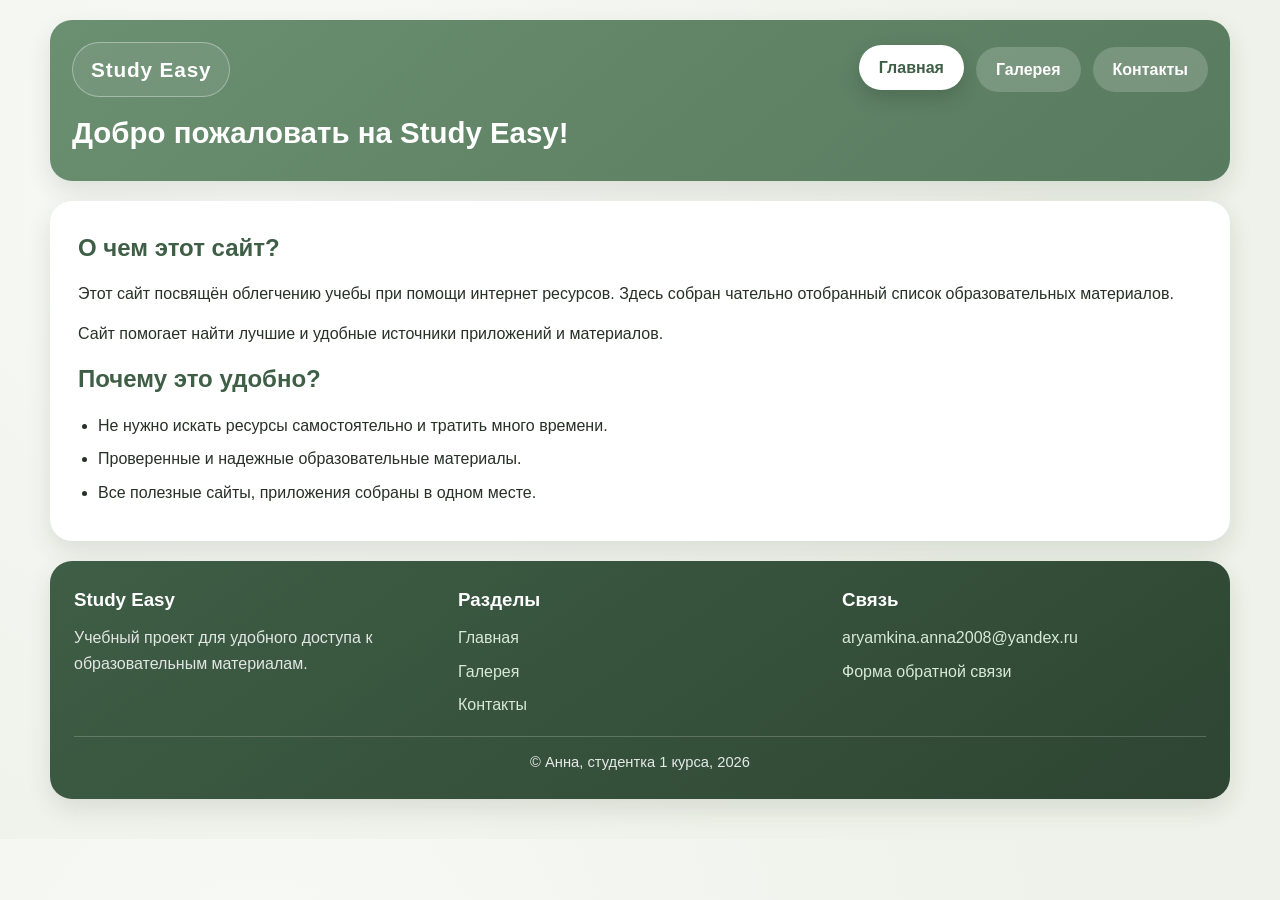
<file: index.html>
﻿<!DOCTYPE html>
<html lang="ru">
<head>
    <meta charset="UTF-8">
    <meta name="viewport" content="width=device-width, initial-scale=1.0">
    <title>Study Easy — Главная</title>
    <link rel="stylesheet" href="style.css">
</head>
<body>
    <header class="site-header">
        <div class="header-row">
            <a class="site-logo" href="index.html">Study Easy</a>
            <nav class="site-nav" aria-label="Основная навигация">
                <ul class="flex-nav">
                    <li><a class="is-active" href="index.html">Главная</a></li>
                    <li><a href="gallery.html">Галерея</a></li>
                    <li><a href="contacts.html">Контакты</a></li>
                </ul>
            </nav>
        </div>
        <div class="header-content">
            <h1>Добро пожаловать на Study Easy!</h1>

        </div>
    </header>

    <main>
        <section>
            <h2>О чем этот сайт?</h2>
            <p>
                Этот сайт посвящён облегчению учебы при помощи интернет ресурсов. Здесь собран чательно отобранный список образовательных материалов.
            </p>
            <p>
                Сайт помогает найти лучшие и удобные источники приложений и материалов.
            </p>

            <h2>Почему это удобно?</h2>
            <ul class="feature-list">
                <li>Не нужно искать ресурсы самостоятельно и тратить много времени.</li>
                <li>Проверенные и надежные образовательные материалы.</li>
                <li>Все полезные сайты, приложения собраны в одном месте.</li>
            </ul>
        </section>
    </main>

    <footer class="site-footer">
        <div class="footer-columns">
            <section class="footer-column">
                <h3>Study Easy</h3>
                <p>Учебный проект для удобного доступа к образовательным материалам.</p>
            </section>
            <section class="footer-column">
                <h3>Разделы</h3>
                <ul class="footer-links">
                    <li><a href="index.html">Главная</a></li>
                    <li><a href="gallery.html">Галерея</a></li>
                    <li><a href="contacts.html">Контакты</a></li>
                </ul>
            </section>
            <section class="footer-column">
                <h3>Связь</h3>
                <ul class="footer-links">
                    <li><a href="mailto:aryamkina.anna2008@yandex.ru">aryamkina.anna2008@yandex.ru</a></li>
                    <li><a href="contacts.html">Форма обратной связи</a></li>
                </ul>
            </section>
        </div>
        <p class="footer-copy">&copy; Анна, студентка 1 курса, 2026</p>
    </footer>

    <script src="script.js"></script>
</body>
</html>
</file>
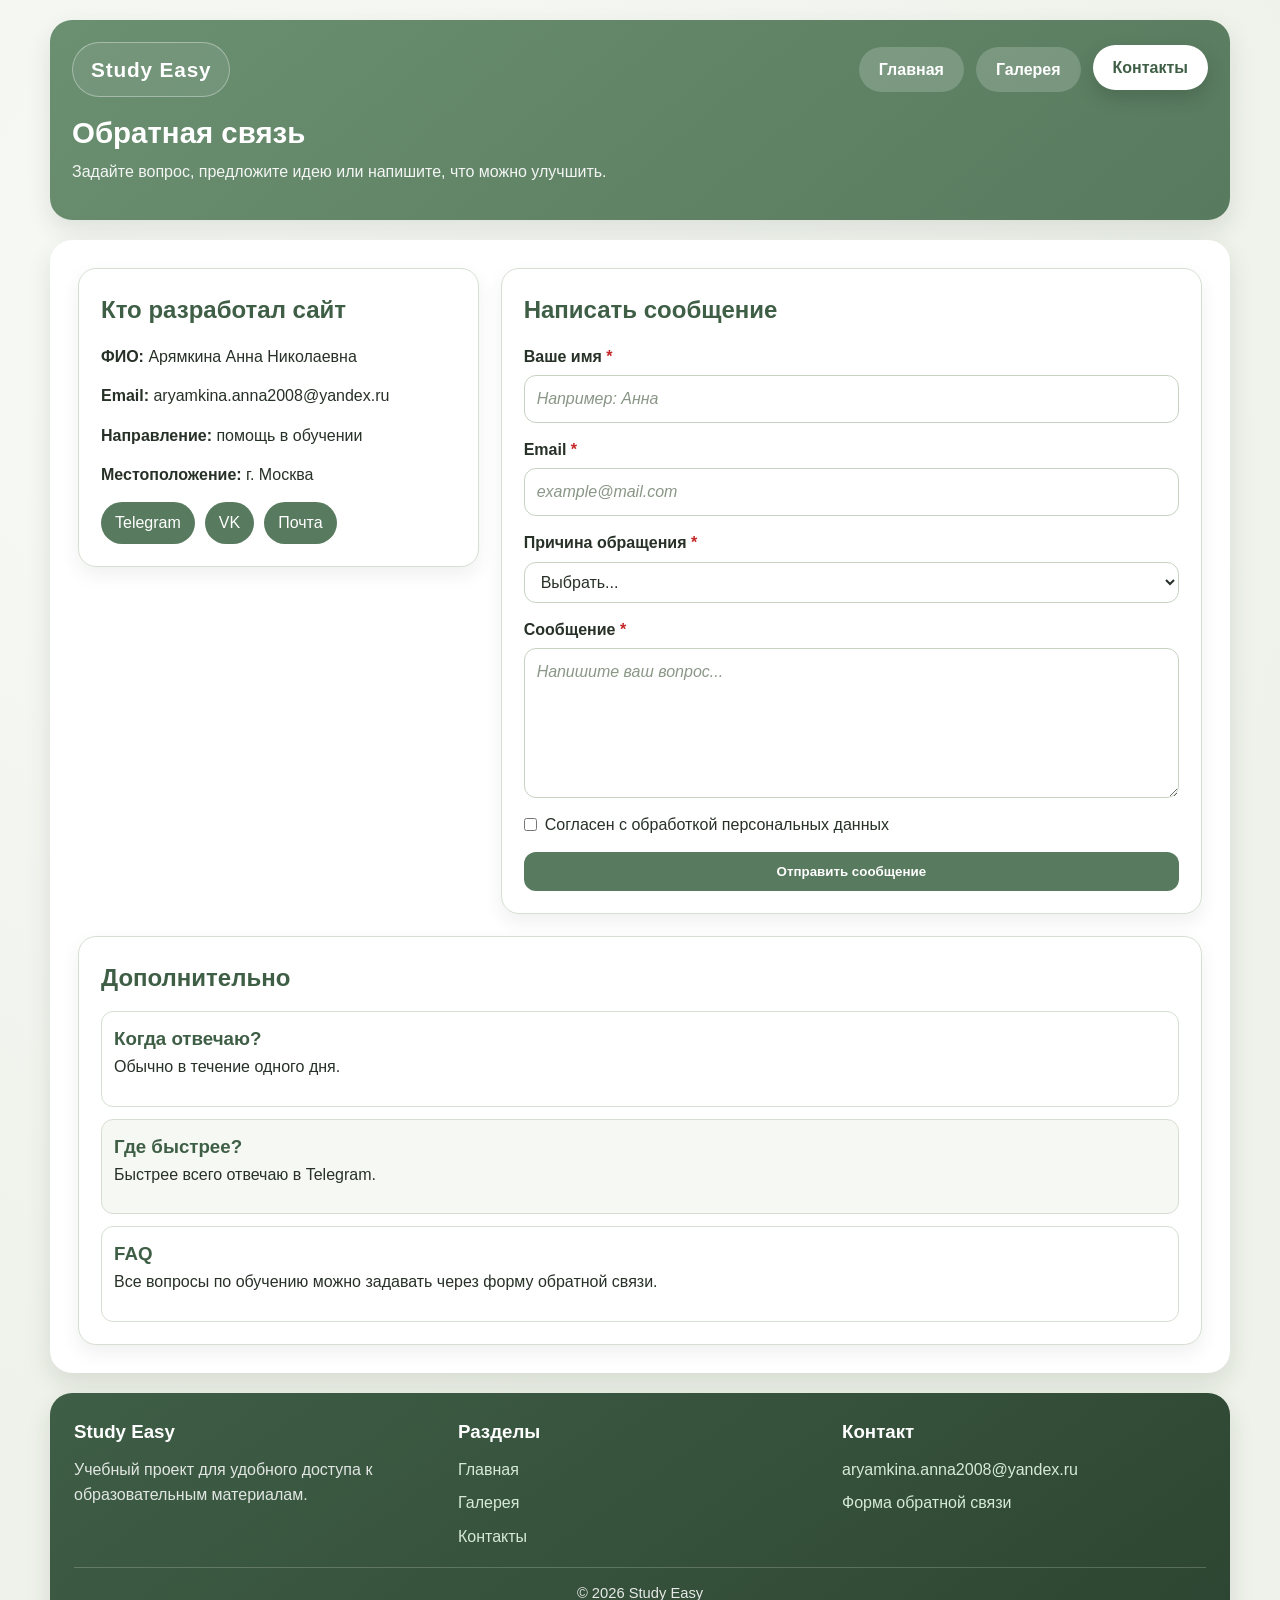
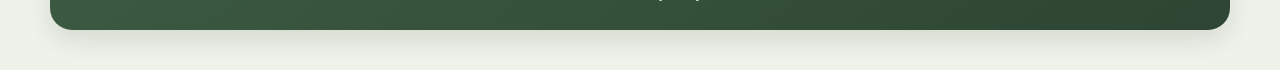
<file: contacts.html>
﻿<!DOCTYPE html>
<html lang="ru">
<head>
    <meta charset="UTF-8">
    <meta name="viewport" content="width=device-width, initial-scale=1.0">
    <title>Study Easy — Контакты</title>
    <link rel="stylesheet" href="style.css">
</head>
<body>
    <header class="site-header">
        <div class="header-row">
            <a class="site-logo" href="index.html">Study Easy</a>
            <nav class="site-nav" aria-label="Основная навигация">
                <ul class="flex-nav">
                    <li><a href="index.html">Главная</a></li>
                    <li><a href="gallery.html">Галерея</a></li>
                    <li><a class="is-active" href="contacts.html">Контакты</a></li>
                </ul>
            </nav>
        </div>
        <div class="header-content">
            <h1>Обратная связь</h1>
            <p>Задайте вопрос, предложите идею или напишите, что можно улучшить.</p>
        </div>
    </header>

    <main class="contact-page">
        <div class="contact-layout">
            <section class="profile-box">
                <h2>Кто разработал сайт</h2>
                <p><b>ФИО:</b> Арямкина Анна Николаевна</p>
                <p><b>Email:</b> aryamkina.anna2008@yandex.ru</p>
                <p><b>Направление:</b> помощь в обучении</p>
                <p><b>Местоположение:</b> г. Москва</p>

                <div class="links">
                    <a href="https://t.me/mrscharliem">Telegram</a>
                    <a href="https://vk.com/id809255019">VK</a>
                    <a href="mailto:aryamkina.anna2008@yandex.ru">Почта</a>
                </div>
            </section>

            <section class="form-box">
                <h2>Написать сообщение</h2>
                <form class="feedback-form">
                    <div class="field">
                        <label for="name">Ваше имя</label>
                        <input id="name" type="text" placeholder="Например: Анна" required>
                    </div>

                    <div class="field">
                        <label for="email">Email</label>
                        <input id="email" type="email" placeholder="example@mail.com" required>
                    </div>

                    <div class="field">
                        <label for="topic">Причина обращения</label>
                        <select id="topic" required>
                            <option value="">Выбрать...</option>
                            <option>Вопрос по сайту</option>
                            <option>Предложение</option>
                            <option>Ошибка</option>
                        </select>
                    </div>

                    <div class="field">
                        <label for="message">Сообщение</label>
                        <textarea id="message" rows="5" placeholder="Напишите ваш вопрос..." required></textarea>
                    </div>

                    <label class="agree" for="policy">
                        <input id="policy" type="checkbox" required>
                        <span>Согласен с обработкой персональных данных</span>
                    </label>

                    <button type="submit">Отправить сообщение</button>
                </form>
            </section>
        </div>

        <section class="extra-box">
            <h2>Дополнительно</h2>

            <div class="info-item">
                <h3>Когда отвечаю?</h3>
                <p>Обычно в течение одного дня.</p>
            </div>

            <div class="info-item">
                <h3>Где быстрее?</h3>
                <p>Быстрее всего отвечаю в Telegram.</p>
            </div>

            <div class="info-item">
                <h3>FAQ</h3>
                <p>Все вопросы по обучению можно задавать через форму обратной связи.</p>
            </div>
        </section>
    </main>

    <footer class="site-footer">
        <div class="footer-columns">
            <section class="footer-column">
                <h3>Study Easy</h3>
                <p>Учебный проект для удобного доступа к образовательным материалам.</p>
            </section>
            <section class="footer-column">
                <h3>Разделы</h3>
                <ul class="footer-links">
                    <li><a href="index.html">Главная</a></li>
                    <li><a href="gallery.html">Галерея</a></li>
                    <li><a href="contacts.html">Контакты</a></li>
                </ul>
            </section>
            <section class="footer-column">
                <h3>Контакт</h3>
                <ul class="footer-links">
                    <li><a href="mailto:aryamkina.anna2008@yandex.ru">aryamkina.anna2008@yandex.ru</a></li>
                    <li><a href="contacts.html">Форма обратной связи</a></li>
                </ul>
            </section>
        </div>
        <p class="footer-copy">&copy; 2026 Study Easy</p>
    </footer>

    <script src="script.js"></script>
</body>
</html>
</file>
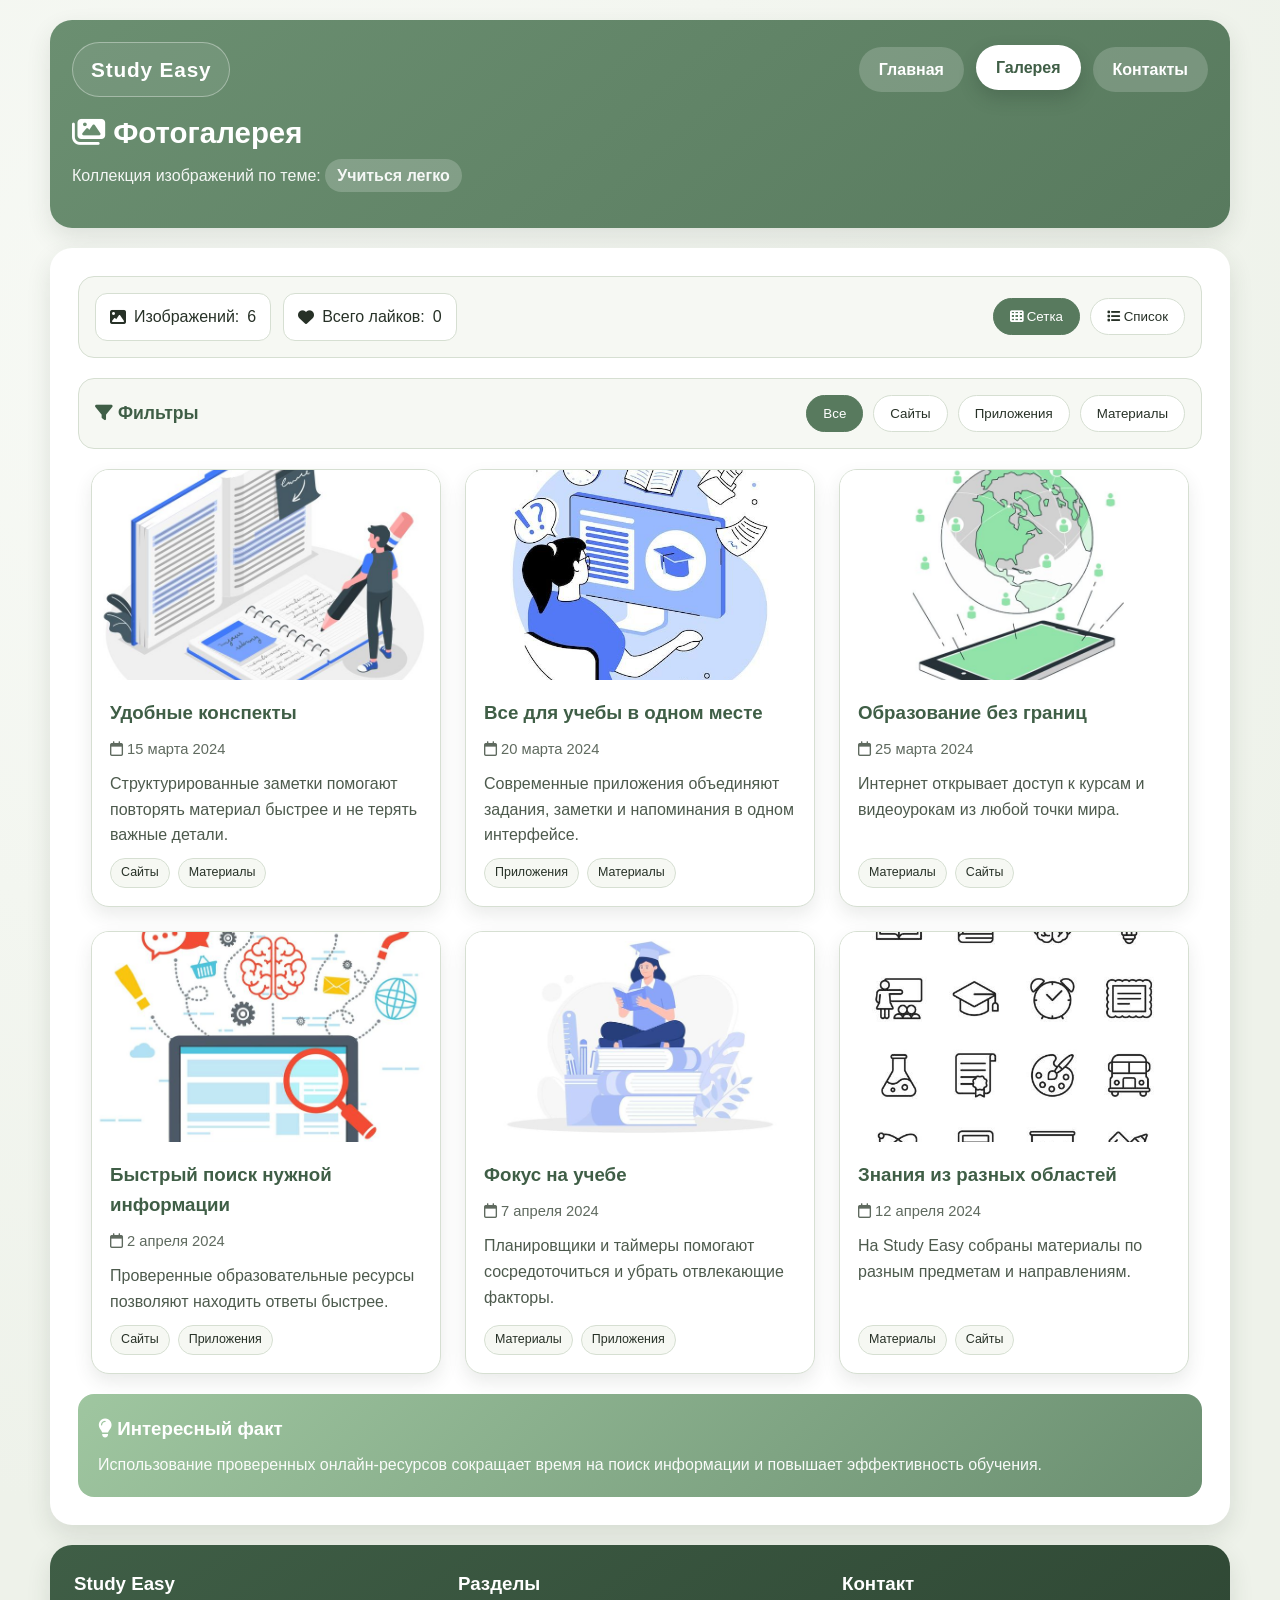
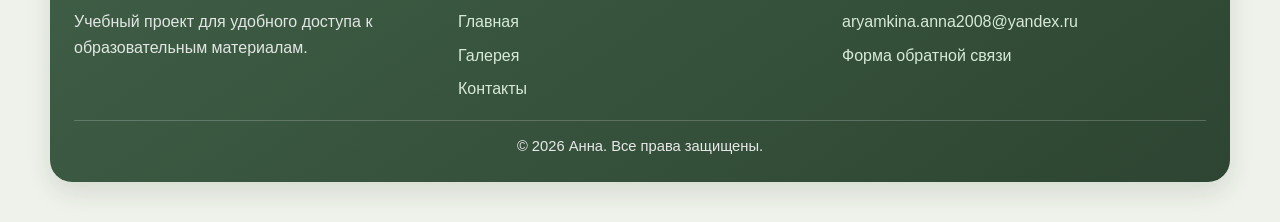
<file: gallery.html>
﻿<!DOCTYPE html>
<html lang="ru">
<head>
    <meta charset="UTF-8">
    <meta name="viewport" content="width=device-width, initial-scale=1.0">
    <title>Study Easy — Галерея</title>
    <link rel="stylesheet" href="style.css">
    <link rel="stylesheet" href="https://cdnjs.cloudflare.com/ajax/libs/font-awesome/6.4.0/css/all.min.css">
</head>
<body>
    <header class="site-header">
        <div class="header-row">
            <a class="site-logo" href="index.html">Study Easy</a>
            <nav class="site-nav" aria-label="Основная навигация">
                <ul class="flex-nav">
                    <li><a href="index.html">Главная</a></li>
                    <li><a class="is-active" href="gallery.html">Галерея</a></li>
                    <li><a href="contacts.html">Контакты</a></li>
                </ul>
            </nav>
        </div>
        <div class="header-content">
            <h1><i class="fas fa-images" aria-hidden="true"></i> Фотогалерея</h1>
            <p>Коллекция изображений по теме: <span class="theme-name">Учиться легко</span></p>
        </div>
    </header>

    <main class="gallery-container">
        <section class="controls-panel">
            <div class="stats">
                <span class="stat-item">
                    <i class="fas fa-image" aria-hidden="true"></i>
                    Изображений: <span id="image-counter">0</span>
                </span>
                <span class="stat-item">
                    <i class="fas fa-heart" aria-hidden="true"></i>
                    Всего лайков: <span id="total-likes">0</span>
                </span>
            </div>
            <div class="view-controls">
                <button id="grid-view" class="view-btn active" type="button">
                    <i class="fas fa-th" aria-hidden="true"></i> Сетка
                </button>
                <button id="list-view" class="view-btn" type="button">
                    <i class="fas fa-list" aria-hidden="true"></i> Список
                </button>
            </div>
        </section>

        <section class="filters">
            <h2><i class="fas fa-filter" aria-hidden="true"></i> Фильтры</h2>
            <div class="filter-buttons">
                <button class="filter-btn active" data-filter="all" type="button">Все</button>
                <button class="filter-btn" data-filter="nature" type="button">Сайты</button>
                <button class="filter-btn" data-filter="city" type="button">Приложения</button>
                <button class="filter-btn" data-filter="people" type="button">Материалы</button>
            </div>
        </section>

        <div class="gallery-grid" id="image-gallery">
            <article class="image-card" data-category="nature">
                <div class="card-image">
                    <img src="images/Записи.jpg" alt="Удобные конспекты" class="gallery-img" loading="lazy">
                    <div class="image-overlay">
                        <button class="like-btn" data-id="1" type="button" aria-label="Поставить лайк">
                            <i class="far fa-heart" aria-hidden="true"></i>
                            <span class="like-count">0</span>
                        </button>
                        <button class="zoom-btn" type="button" aria-label="Увеличить изображение">
                            <i class="fas fa-expand" aria-hidden="true"></i>
                        </button>
                    </div>
                </div>
                <div class="card-content">
                    <h3 class="image-title">Удобные конспекты</h3>
                    <p class="image-date"><i class="far fa-calendar" aria-hidden="true"></i> 15 марта 2024</p>
                    <p class="image-description">Структурированные заметки помогают повторять материал быстрее и не терять важные детали.</p>
                    <div class="image-tags">
                        <span class="tag">Сайты</span>
                        <span class="tag">Материалы</span>
                    </div>
                </div>
            </article>

            <article class="image-card" data-category="city">
                <div class="card-image">
                    <img src="images/Компактность.jpg" alt="Все для учебы в одном месте" class="gallery-img" loading="lazy">
                    <div class="image-overlay">
                        <button class="like-btn" data-id="2" type="button" aria-label="Поставить лайк">
                            <i class="far fa-heart" aria-hidden="true"></i>
                            <span class="like-count">0</span>
                        </button>
                        <button class="zoom-btn" type="button" aria-label="Увеличить изображение">
                            <i class="fas fa-expand" aria-hidden="true"></i>
                        </button>
                    </div>
                </div>
                <div class="card-content">
                    <h3 class="image-title">Все для учебы в одном месте</h3>
                    <p class="image-date"><i class="far fa-calendar" aria-hidden="true"></i> 20 марта 2024</p>
                    <p class="image-description">Современные приложения объединяют задания, заметки и напоминания в одном интерфейсе.</p>
                    <div class="image-tags">
                        <span class="tag">Приложения</span>
                        <span class="tag">Материалы</span>
                    </div>
                </div>
            </article>

            <article class="image-card" data-category="people">
                <div class="card-image">
                    <img src="images/Мир в интернете.jpg" alt="Образование без границ" class="gallery-img" loading="lazy">
                    <div class="image-overlay">
                        <button class="like-btn" data-id="3" type="button" aria-label="Поставить лайк">
                            <i class="far fa-heart" aria-hidden="true"></i>
                            <span class="like-count">0</span>
                        </button>
                        <button class="zoom-btn" type="button" aria-label="Увеличить изображение">
                            <i class="fas fa-expand" aria-hidden="true"></i>
                        </button>
                    </div>
                </div>
                <div class="card-content">
                    <h3 class="image-title">Образование без границ</h3>
                    <p class="image-date"><i class="far fa-calendar" aria-hidden="true"></i> 25 марта 2024</p>
                    <p class="image-description">Интернет открывает доступ к курсам и видеоурокам из любой точки мира.</p>
                    <div class="image-tags">
                        <span class="tag">Материалы</span>
                        <span class="tag">Сайты</span>
                    </div>
                </div>
            </article>

            <article class="image-card" data-category="nature">
                <div class="card-image">
                    <img src="images/Поиск.jpg" alt="Быстрый поиск информации" class="gallery-img" loading="lazy">
                    <div class="image-overlay">
                        <button class="like-btn" data-id="4" type="button" aria-label="Поставить лайк">
                            <i class="far fa-heart" aria-hidden="true"></i>
                            <span class="like-count">0</span>
                        </button>
                        <button class="zoom-btn" type="button" aria-label="Увеличить изображение">
                            <i class="fas fa-expand" aria-hidden="true"></i>
                        </button>
                    </div>
                </div>
                <div class="card-content">
                    <h3 class="image-title">Быстрый поиск нужной информации</h3>
                    <p class="image-date"><i class="far fa-calendar" aria-hidden="true"></i> 2 апреля 2024</p>
                    <p class="image-description">Проверенные образовательные ресурсы позволяют находить ответы быстрее.</p>
                    <div class="image-tags">
                        <span class="tag">Сайты</span>
                        <span class="tag">Приложения</span>
                    </div>
                </div>
            </article>

            <article class="image-card" data-category="people">
                <div class="card-image">
                    <img src="images/Сосредоточенность.jpg" alt="Фокус на учебе" class="gallery-img" loading="lazy">
                    <div class="image-overlay">
                        <button class="like-btn" data-id="5" type="button" aria-label="Поставить лайк">
                            <i class="far fa-heart" aria-hidden="true"></i>
                            <span class="like-count">0</span>
                        </button>
                        <button class="zoom-btn" type="button" aria-label="Увеличить изображение">
                            <i class="fas fa-expand" aria-hidden="true"></i>
                        </button>
                    </div>
                </div>
                <div class="card-content">
                    <h3 class="image-title">Фокус на учебе</h3>
                    <p class="image-date"><i class="far fa-calendar" aria-hidden="true"></i> 7 апреля 2024</p>
                    <p class="image-description">Планировщики и таймеры помогают сосредоточиться и убрать отвлекающие факторы.</p>
                    <div class="image-tags">
                        <span class="tag">Материалы</span>
                        <span class="tag">Приложения</span>
                    </div>
                </div>
            </article>

            <article class="image-card" data-category="city">
                <div class="card-image">
                    <img src="images/Сферы.jpg" alt="Знания из разных областей" class="gallery-img" loading="lazy">
                    <div class="image-overlay">
                        <button class="like-btn" data-id="6" type="button" aria-label="Поставить лайк">
                            <i class="far fa-heart" aria-hidden="true"></i>
                            <span class="like-count">0</span>
                        </button>
                        <button class="zoom-btn" type="button" aria-label="Увеличить изображение">
                            <i class="fas fa-expand" aria-hidden="true"></i>
                        </button>
                    </div>
                </div>
                <div class="card-content">
                    <h3 class="image-title">Знания из разных областей</h3>
                    <p class="image-date"><i class="far fa-calendar" aria-hidden="true"></i> 12 апреля 2024</p>
                    <p class="image-description">На Study Easy собраны материалы по разным предметам и направлениям.</p>
                    <div class="image-tags">
                        <span class="tag">Материалы</span>
                        <span class="tag">Сайты</span>
                    </div>
                </div>
            </article>
        </div>

        <aside class="gallery-info">
            <h3><i class="fas fa-lightbulb" aria-hidden="true"></i> Интересный факт</h3>
            <p>Использование проверенных онлайн-ресурсов сокращает время на поиск информации и повышает эффективность обучения.</p>
        </aside>
    </main>

    <footer class="site-footer">
        <div class="footer-columns">
            <section class="footer-column">
                <h3>Study Easy</h3>
                <p>Учебный проект для удобного доступа к образовательным материалам.</p>
            </section>
            <section class="footer-column">
                <h3>Разделы</h3>
                <ul class="footer-links">
                    <li><a href="index.html">Главная</a></li>
                    <li><a href="gallery.html">Галерея</a></li>
                    <li><a href="contacts.html">Контакты</a></li>
                </ul>
            </section>
            <section class="footer-column">
                <h3>Контакт</h3>
                <ul class="footer-links">
                    <li><a href="mailto:aryamkina.anna2008@yandex.ru">aryamkina.anna2008@yandex.ru</a></li>
                    <li><a href="contacts.html">Форма обратной связи</a></li>
                </ul>
            </section>
        </div>
        <p class="footer-copy">&copy; 2026 Анна. Все права защищены.</p>
    </footer>

    <script src="script.js"></script>
</body>
</html>
</file>
<file: style.css>
﻿* {
    margin: 0;
    padding: 0;
    box-sizing: border-box;
}

:root {
    --bg: #eef2ea;
    --surface: #ffffff;
    --surface-soft: #f6f8f3;
    --primary: #587a5e;
    --primary-dark: #3f5e46;
    --primary-soft: #9fc6a0;
    --text: #273127;
    --muted: #5f6a5f;
    --border: #d6dfd2;
    --shadow: 0 10px 24px rgba(38, 56, 38, 0.12);
}

body {
    font-family: "Verdana", "Segoe UI", sans-serif;
    background: radial-gradient(circle at 20% 20%, #f8faf6 0%, var(--bg) 65%);
    color: var(--text);
    line-height: 1.6;
    padding: 20px;
}

.site-header,
main,
.site-footer {
    width: min(1180px, 100%);
    margin: 0 auto 20px;
}

.site-header {
    background: linear-gradient(140deg, #6b8f71 0%, var(--primary) 100%);
    color: #fff;
    border-radius: 22px;
    padding: 22px;
    box-shadow: var(--shadow);
}

.header-row {
    display: flex;
    align-items: center;
    justify-content: space-between;
    gap: 18px;
    flex-wrap: wrap;
}

.site-logo {
    color: #fff;
    text-decoration: none;
    font-weight: 700;
    font-size: 1.3rem;
    letter-spacing: 0.04em;
    padding: 10px 18px;
    border: 1px solid rgba(255, 255, 255, 0.35);
    border-radius: 999px;
    background: rgba(255, 255, 255, 0.08);
}

.site-nav {
    flex: 1 1 500px;
}

.flex-nav {
    display: flex;
    justify-content: flex-end;
    align-items: center;
    flex-wrap: wrap;
    gap: 12px;
    list-style: none;
}

.flex-nav a {
    display: block;
    text-decoration: none;
    color: #fff;
    font-weight: 700;
    padding: 10px 20px;
    border-radius: 999px;
    background: rgba(255, 255, 255, 0.18);
    transition: transform 0.25s ease, box-shadow 0.25s ease, background-color 0.25s ease, color 0.25s ease;
}

.flex-nav a:hover,
.flex-nav a.is-active {
    background: #fff;
    color: var(--primary-dark);
    transform: translateY(-2px);
    box-shadow: 0 8px 18px rgba(34, 53, 40, 0.24);
}

.header-content {
    margin-top: 18px;
}

.header-content h1 {
    font-size: clamp(1.6rem, 2.3vw, 2.2rem);
    line-height: 1.2;
    margin-bottom: 8px;
}

.header-content p {
    max-width: 70ch;
    color: rgba(255, 255, 255, 0.92);
}

.theme-name {
    display: inline-flex;
    align-items: center;
    padding: 4px 12px;
    border-radius: 999px;
    background: rgba(255, 255, 255, 0.2);
    font-weight: 700;
}

main {
    background: var(--surface);
    border-radius: 22px;
    box-shadow: var(--shadow);
    padding: clamp(18px, 2.5vw, 28px);
}

h2 {
    color: var(--primary-dark);
    margin-bottom: 14px;
}

h3 {
    color: var(--primary-dark);
}

p {
    margin-bottom: 14px;
}

.feature-list {
    margin-left: 20px;
}

.feature-list li {
    margin-bottom: 8px;
}

.site-footer {
    background: linear-gradient(145deg, #3f5e46 0%, #2d4532 100%);
    color: #fff;
    border-radius: 22px;
    padding: 24px;
    box-shadow: var(--shadow);
}

.footer-columns {
    display: flex;
    flex-wrap: wrap;
    gap: 20px;
}

.footer-column {
    flex: 1 1 220px;
}

.footer-column h3 {
    color: #fff;
    margin-bottom: 10px;
}

.footer-column p {
    margin-bottom: 0;
    color: rgba(255, 255, 255, 0.85);
}

.footer-links {
    list-style: none;
    display: flex;
    flex-direction: column;
    gap: 8px;
}

.footer-links a {
    color: #d6ead7;
    text-decoration: none;
}

.footer-links a:hover {
    color: #fff;
    text-decoration: underline;
}

.footer-copy {
    margin: 18px 0 0;
    padding-top: 14px;
    border-top: 1px solid rgba(255, 255, 255, 0.2);
    text-align: center;
    color: rgba(255, 255, 255, 0.88);
    font-size: 0.92rem;
}

.gallery-container {
    display: flex;
    flex-direction: column;
    gap: 20px;
}

.controls-panel {
    display: flex;
    align-items: center;
    justify-content: space-between;
    flex-wrap: wrap;
    gap: 16px;
    padding: 16px;
    border: 1px solid var(--border);
    border-radius: 16px;
    background: var(--surface-soft);
}

.stats {
    display: flex;
    flex-wrap: wrap;
    gap: 12px;
    flex: 1 1 360px;
}

.stat-item {
    display: inline-flex;
    align-items: center;
    gap: 8px;
    padding: 10px 14px;
    border-radius: 12px;
    background: #fff;
    border: 1px solid var(--border);
}

.view-controls {
    display: flex;
    flex-wrap: wrap;
    gap: 10px;
}

.view-btn,
.filter-btn {
    border: 1px solid var(--border);
    border-radius: 999px;
    padding: 10px 16px;
    background: #fff;
    color: var(--text);
    cursor: pointer;
    transition: all 0.25s ease;
}

.view-btn:hover,
.filter-btn:hover {
    border-color: var(--primary);
    transform: translateY(-1px);
}

.view-btn.active,
.filter-btn.active {
    background: var(--primary);
    color: #fff;
    border-color: var(--primary);
}

.filters {
    display: flex;
    flex-wrap: wrap;
    align-items: center;
    justify-content: space-between;
    gap: 14px;
    padding: 16px;
    border-radius: 16px;
    background: var(--surface-soft);
    border: 1px solid var(--border);
}

.filters h2 {
    margin: 0;
    font-size: 1.1rem;
}

.filter-buttons {
    display: flex;
    flex-wrap: wrap;
    gap: 10px;
}

.gallery-grid {
    display: flex;
    flex-wrap: wrap;
    justify-content: center;
    align-items: stretch;
    gap: 24px;
}

.image-card {
    flex: 1 1 300px;
    max-width: 350px;
    background: #fff;
    border-radius: 18px;
    border: 1px solid var(--border);
    box-shadow: 0 8px 18px rgba(46, 63, 46, 0.1);
    overflow: hidden;
    display: flex;
    flex-direction: column;
    transition: transform 0.3s ease, box-shadow 0.3s ease;
}

.image-card:hover {
    transform: translateY(-6px);
    box-shadow: 0 14px 26px rgba(46, 63, 46, 0.18);
}

.card-image {
    position: relative;
    height: 210px;
}

.gallery-img {
    width: 100%;
    height: 100%;
    object-fit: cover;
    display: block;
}

.image-overlay {
    position: absolute;
    top: 12px;
    right: 12px;
    display: flex;
    gap: 8px;
    opacity: 0;
    transform: translateY(-6px);
    transition: all 0.25s ease;
}

.image-card:hover .image-overlay {
    opacity: 1;
    transform: translateY(0);
}

.like-btn,
.zoom-btn {
    display: inline-flex;
    align-items: center;
    justify-content: center;
    gap: 6px;
    min-width: 42px;
    height: 42px;
    border: none;
    border-radius: 999px;
    padding: 0 12px;
    background: rgba(255, 255, 255, 0.95);
    color: var(--primary-dark);
    cursor: pointer;
    box-shadow: 0 4px 10px rgba(0, 0, 0, 0.16);
    transition: all 0.25s ease;
}

.like-btn:hover,
.like-btn.liked {
    background: var(--primary);
    color: #fff;
}

.zoom-btn:hover {
    background: var(--primary-dark);
    color: #fff;
}

.like-count {
    font-size: 0.82rem;
    font-weight: 700;
}

.card-content {
    display: flex;
    flex-direction: column;
    gap: 10px;
    padding: 18px;
    flex: 1;
}

.image-title {
    margin: 0;
}

.image-date {
    margin: 0;
    color: var(--muted);
    font-size: 0.92rem;
}

.image-description {
    margin: 0;
    color: #4d5a4d;
    flex: 1;
}

.image-tags {
    display: flex;
    flex-wrap: wrap;
    gap: 8px;
}

.tag {
    display: inline-flex;
    align-items: center;
    border-radius: 999px;
    padding: 4px 10px;
    font-size: 0.78rem;
    background: var(--surface-soft);
    border: 1px solid var(--border);
}

.gallery-grid.list-view {
    flex-direction: column;
    align-items: stretch;
}

.gallery-grid.list-view .image-card {
    max-width: 100%;
    flex-direction: row;
}

.gallery-grid.list-view .card-image {
    flex: 0 0 260px;
    height: auto;
}

.gallery-info {
    border-radius: 16px;
    padding: 20px;
    background: linear-gradient(135deg, #9fc6a0 0%, #6b8f71 100%);
    color: #fff;
}

.gallery-info h3 {
    color: #fff;
    margin-bottom: 8px;
}

.gallery-info p {
    margin: 0;
    color: rgba(255, 255, 255, 0.95);
}

.contact-page {
    display: flex;
    flex-direction: column;
    gap: 22px;
}

.contact-layout {
    display: flex;
    flex-wrap: wrap;
    align-items: flex-start;
    gap: 22px;
}

.profile-box,
.form-box,
.extra-box {
    background: #fff;
    border: 1px solid var(--border);
    border-radius: 18px;
    box-shadow: 0 8px 18px rgba(46, 63, 46, 0.08);
    padding: 22px;
}

.profile-box {
    flex: 1 1 280px;
}

.form-box {
    flex: 2 1 460px;
}

.extra-box {
    width: 100%;
}

.links {
    display: flex;
    flex-wrap: wrap;
    gap: 10px;
    margin-top: 12px;
}

.links a {
    display: inline-flex;
    align-items: center;
    justify-content: center;
    text-decoration: none;
    color: #fff;
    background: var(--primary);
    border-radius: 999px;
    padding: 8px 14px;
    transition: background-color 0.25s ease;
}

.links a:hover {
    background: var(--primary-dark);
}

.feedback-form {
    display: flex;
    flex-direction: column;
    gap: 14px;
}

.field {
    display: flex;
    flex-direction: column;
    gap: 6px;
}

.field label {
    font-weight: 600;
}

.field label::after {
    content: " *";
    color: #c52626;
    font-weight: 700;
}

input,
textarea,
select {
    width: 100%;
    border: 1px solid #c7d2c1;
    border-radius: 12px;
    padding: 10px 12px;
    font: inherit;
    color: var(--text);
    background: #fff;
}

input:focus,
textarea:focus,
select:focus {
    outline: none;
    border-color: var(--primary);
    box-shadow: 0 0 0 3px rgba(88, 122, 94, 0.18);
}

textarea {
    resize: vertical;
    min-height: 110px;
}

input::placeholder,
textarea::placeholder {
    color: #8a9787;
    font-style: italic;
}

.agree {
    display: inline-flex;
    align-items: center;
    gap: 8px;
    cursor: pointer;
}

.agree input {
    width: auto;
}

.agree input:checked {
    accent-color: var(--primary);
}

.feedback-form button {
    border: none;
    border-radius: 12px;
    background: var(--primary);
    color: #fff;
    font-weight: 700;
    padding: 12px 14px;
    cursor: pointer;
    transition: background-color 0.25s ease, transform 0.25s ease;
}

.feedback-form button:hover {
    background: var(--primary-dark);
    transform: translateY(-1px);
}

.info-item {
    border: 1px solid var(--border);
    border-radius: 12px;
    padding: 12px;
    margin-top: 12px;
    background: #fff;
}

.info-item:nth-child(odd) {
    background: var(--surface-soft);
}

.hidden {
    display: none !important;
}

::selection {
    background: var(--primary);
    color: #fff;
}

@media (max-width: 960px) {
    .flex-nav {
        justify-content: flex-start;
    }

    .gallery-grid.list-view .image-card {
        flex-direction: column;
    }

    .gallery-grid.list-view .card-image {
        flex: initial;
        height: 210px;
    }
}

@media (max-width: 768px) {
    body {
        padding: 14px;
    }

    .site-header,
    main,
    .site-footer {
        margin-bottom: 16px;
    }

    .header-row {
        align-items: flex-start;
    }

    .site-nav {
        flex: 1 1 100%;
    }

    .flex-nav {
        justify-content: flex-start;
    }

    .filters,
    .controls-panel {
        align-items: flex-start;
    }

    .image-card {
        max-width: 100%;
    }
}

@media (max-width: 560px) {
    .site-logo {
        font-size: 1.12rem;
    }

    .flex-nav a {
        width: 100%;
        text-align: center;
    }

    .footer-columns {
        gap: 14px;
    }

    .view-controls,
    .filter-buttons {
        width: 100%;
    }

    .view-btn,
    .filter-btn {
        flex: 1 1 auto;
        text-align: center;
    }
}
</file>
